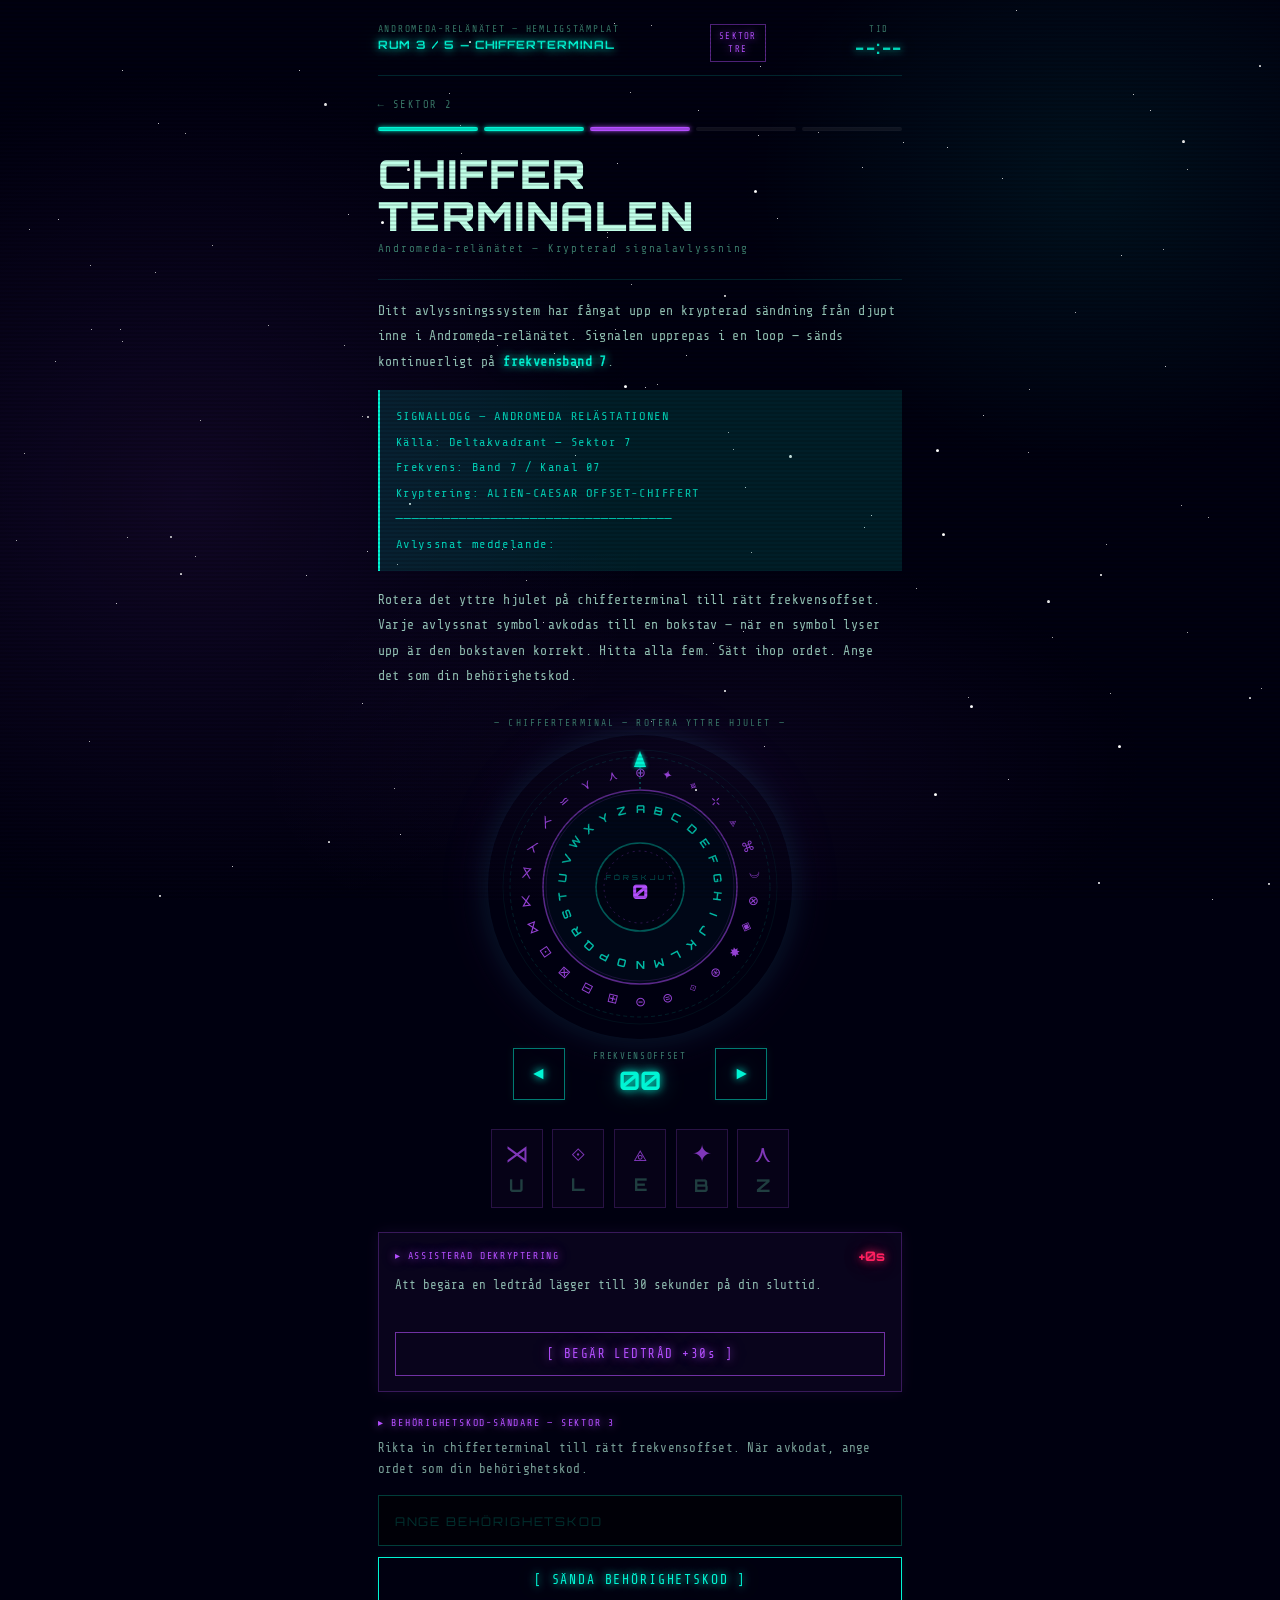
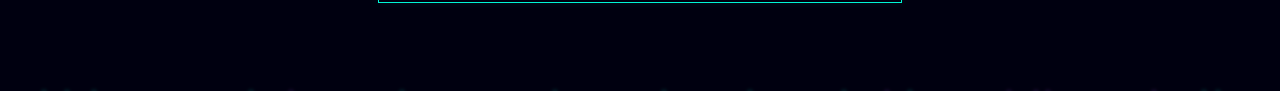
<file: index.html>
<!DOCTYPE html>
<html lang="sv">
<head>
  <meta charset="UTF-8">
  <meta name="viewport" content="width=device-width, initial-scale=1.0">
  <title>Rum 3 — Chifferterminal</title>
  <link rel="preconnect" href="https://fonts.googleapis.com">
  <link href="https://fonts.googleapis.com/css2?family=Orbitron:wght@400;700;900&family=Share+Tech+Mono&display=swap" rel="stylesheet">
  <link rel="stylesheet" href="style.css">
</head>
<body>

  <!-- Game screen -->
  <div id="game-screen">

    <div class="room-header">
      <div>
        <div class="room-meta">ANDROMEDA-RELÄNÄTET — HEMLIGSTÄMPLAT</div>
        <div class="room-title-line">RUM 3 / 5 — CHIFFERTERMINAL</div>
      </div>
      <div class="sector-badge">SEKTOR<br>TRE</div>
      <div class="timer-wrap">
        <span class="timer-label">TID</span>
        <span class="timer-display" id="timer-display">--:--</span>
      </div>
    </div>

    <a href="#" id="back-link" class="back-link">← SEKTOR 2</a>

    <div class="track">
      <div class="tick done"></div>
      <div class="tick done"></div>
      <div class="tick current"></div>
      <div class="tick"></div>
      <div class="tick"></div>
    </div>

    <h1 class="room-main-title">CHIFFER<br>TERMINALEN</h1>
    <p class="room-sub">Andromeda-relänätet — Krypterad signalavlyssning</p>

    <hr class="rule">

    <div class="narrative">
      Ditt avlyssningssystem har fångat upp en krypterad sändning från djupt inne i Andromeda-relänätet.
      Signalen upprepas i en loop — sänds kontinuerligt på <strong class="highlight">frekvensband 7</strong>.

      <span class="clue-block">
        SIGNALLOGG — ANDROMEDA RELÄSTATIONEN<br>
        Källa: Deltakvadrant — Sektor 7<br>
        Frekvens: Band 7 / Kanal 07<br>
        Kryptering: ALIEN-CAESAR OFFSET-CHIFFERT<br>
        ───────────────────────────────────<br>
        Avlyssnat meddelande:
      </span>

      Rotera det yttre hjulet på chifferterminal till rätt frekvensoffset.
      Varje avlyssnat symbol avkodas till en bokstav — när en symbol lyser upp är den bokstaven korrekt.
      Hitta alla fem. Sätt ihop ordet. Ange det som din behörighetskod.
    </div>

    <!-- Cipher wheel -->
    <div class="wheel-section">
      <div class="wheel-label">— CHIFFERTERMINAL — ROTERA YTTRE HJULET —</div>

      <div class="wheel-wrapper">
        <div class="wheel-glow-ring"></div>
        <svg id="cipher-svg" viewBox="0 0 280 280">
          <!-- Outer decorative rings -->
          <circle cx="140" cy="140" r="137" fill="none" stroke="rgba(0,245,212,0.06)" stroke-width="1"/>
          <circle cx="140" cy="140" r="130" fill="none" stroke="rgba(0,245,212,0.12)" stroke-width="1" stroke-dasharray="4 3"/>

          <!-- Outer alien ring (rotatable) -->
          <g id="outer-ring"></g>

          <!-- Ring divider -->
          <circle cx="140" cy="140" r="97" fill="rgba(0,8,25,0.95)" stroke="rgba(180,79,255,0.5)" stroke-width="1.5"/>
          <circle cx="140" cy="140" r="94" fill="none" stroke="rgba(180,79,255,0.15)" stroke-width="1"/>

          <!-- Inner letters ring (fixed) -->
          <g id="inner-ring"></g>

          <!-- Center plate -->
          <circle cx="140" cy="140" r="44" fill="rgba(0,4,18,0.98)" stroke="rgba(0,245,212,0.35)" stroke-width="1.5"/>
          <circle cx="140" cy="140" r="36" fill="none" stroke="rgba(180,79,255,0.25)" stroke-width="1" stroke-dasharray="2 4"/>

          <!-- Center text -->
          <text x="140" y="133" text-anchor="middle" fill="rgba(0,245,212,0.4)" font-family="Orbitron,sans-serif" font-size="7" letter-spacing="3">FÖRSKJUT</text>
          <text id="center-offset" x="140" y="152" text-anchor="middle" fill="#b44fff" font-family="Orbitron,sans-serif" font-size="20" font-weight="900">0</text>

          <!-- Indicator pointer -->
          <polygon points="140,4 134,20 146,20" fill="#00f5d4" filter="url(#glow-cyan-f)"/>
          <line x1="140" y1="20" x2="140" y2="42" stroke="rgba(0,245,212,0.5)" stroke-width="1" stroke-dasharray="2 3"/>

          <!-- Defs -->
          <defs>
            <filter id="glow-cyan-f" x="-50%" y="-50%" width="200%" height="200%">
              <feGaussianBlur in="SourceGraphic" stdDeviation="2" result="blur"/>
              <feMerge><feMergeNode in="blur"/><feMergeNode in="SourceGraphic"/></feMerge>
            </filter>
            <filter id="glow-purple-f" x="-50%" y="-50%" width="200%" height="200%">
              <feGaussianBlur in="SourceGraphic" stdDeviation="1.5" result="blur"/>
              <feMerge><feMergeNode in="blur"/><feMergeNode in="SourceGraphic"/></feMerge>
            </filter>
          </defs>
        </svg>
      </div>

      <div class="wheel-controls">
        <button class="rotate-btn" id="btn-left" onclick="rotate(-1)">◄</button>
        <div class="offset-display">
          <span class="offset-label">FREKVENSOFFSET</span>
          <span class="offset-value" id="offset-display">00</span>
        </div>
        <button class="rotate-btn" id="btn-right" onclick="rotate(1)">►</button>
      </div>
    </div>

    <!-- Symbol grid: each ciphertext symbol + its current decoded letter -->
    <div class="symbol-grid" id="symbol-grid"></div>

    <!-- Hints -->
    <div class="hint-panel">
      <div class="hint-header">
        <span class="hint-label">▸ ASSISTERAD DEKRYPTERING</span>
        <span class="hint-penalty" id="hint-penalty">+00s</span>
      </div>
      <p class="hint-copy" id="hint-text">Att begära en ledtråd lägger till 30 sekunder på din sluttid.</p>
      <button class="hint-btn" id="hint-button" type="button">[ BEGÄR LEDTRÅD +30s ]</button>
    </div>

    <!-- Answer -->
    <div class="puzzle">
      <span class="puzzle-label">▸ BEHÖRIGHETSKOD-SÄNDARE — SEKTOR 3</span>
      <p class="puzzle-q">Rikta in chifferterminal till rätt frekvensoffset. När avkodat, ange ordet som din behörighetskod.</p>
      <input type="text" id="answer" class="answer-input" placeholder="ANGE BEHÖRIGHETSKOD"
             maxlength="10" autocomplete="off" autocorrect="off"
             autocapitalize="characters" spellcheck="false">
      <button class="confirm-btn" onclick="checkAnswer()">[ SÄNDA BEHÖRIGHETSKOD ]</button>
      <p class="feedback" id="feedback"></p>
    </div>

  </div>

  <script src="game.js"></script>
</body>
</html>
</file>
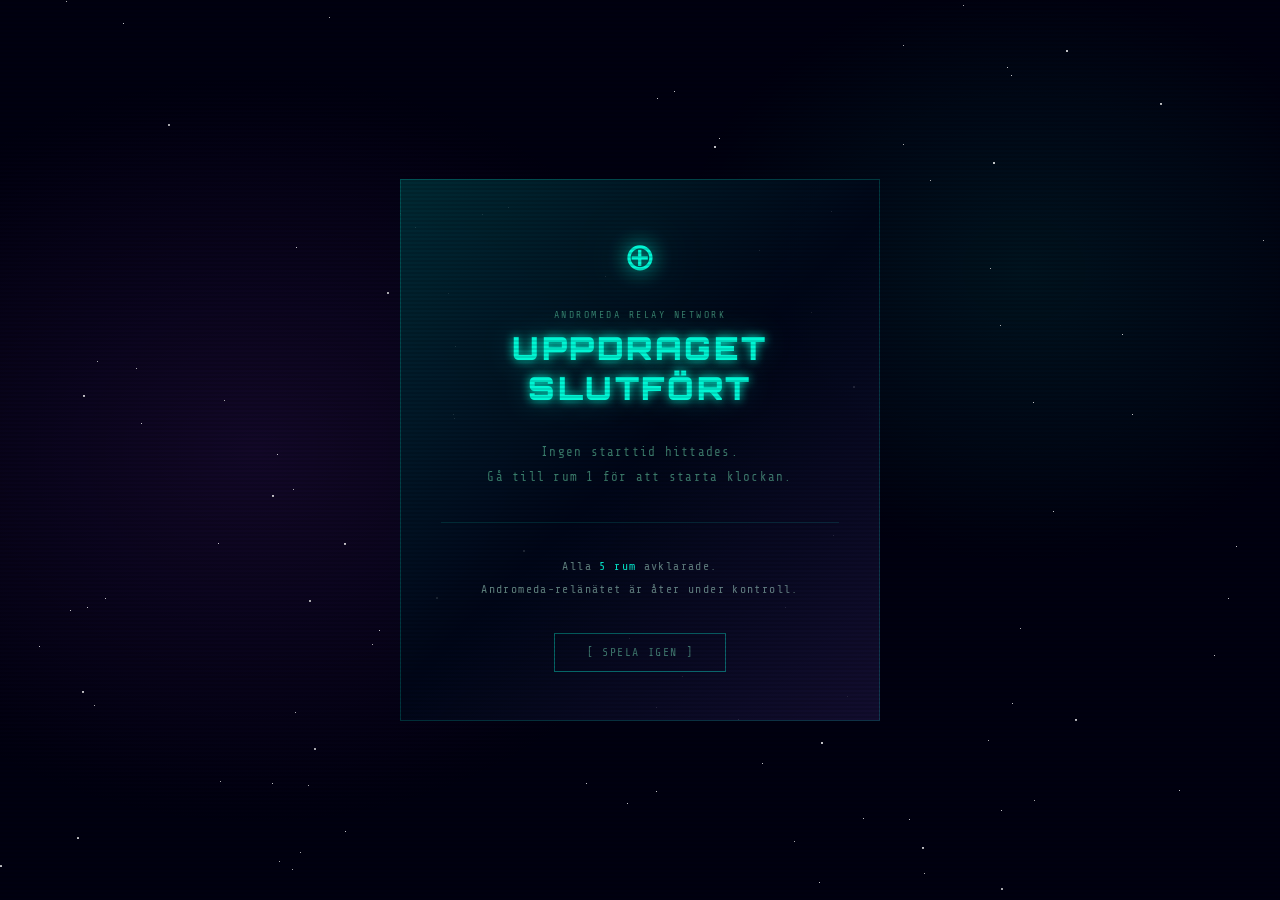
<file: results.html>
<!DOCTYPE html>
<html lang="sv">
<head>
  <meta charset="UTF-8">
  <meta name="viewport" content="width=device-width, initial-scale=1.0">
  <title>Escape Room — Slutresultat</title>
  <link rel="preconnect" href="https://fonts.googleapis.com">
  <link href="https://fonts.googleapis.com/css2?family=Orbitron:wght@400;700;900&family=Share+Tech+Mono&display=swap" rel="stylesheet">
  <style>
    *, *::before, *::after { box-sizing: border-box; margin: 0; padding: 0; }

    :root {
      --bg:     #000010;
      --cyan:   #00f5d4;
      --purple: #b44fff;
      --text:   #c0ffe8;
      --dim:    #3a7a6a;
    }

    body {
      background: var(--bg);
      color: var(--text);
      font-family: 'Share Tech Mono', monospace;
      min-height: 100vh;
      display: flex;
      align-items: center;
      justify-content: center;
      overflow: hidden;
      cursor: crosshair;
    }

    body::before {
      content: '';
      position: fixed;
      inset: 0;
      background:
        radial-gradient(ellipse 60% 70% at 20% 50%, rgba(180,79,255,0.1) 0%, transparent 60%),
        radial-gradient(ellipse 50% 60% at 80% 30%, rgba(0,245,212,0.08) 0%, transparent 55%);
      pointer-events: none;
    }

    body::after {
      content: '';
      position: fixed;
      inset: 0;
      background: repeating-linear-gradient(0deg, transparent, transparent 2px, rgba(0,0,0,0.12) 2px, rgba(0,0,0,0.12) 4px);
      pointer-events: none;
      z-index: 100;
    }

    .star {
      position: fixed;
      border-radius: 50%;
      background: #fff;
      animation: twinkle linear infinite;
      pointer-events: none;
    }

    @keyframes twinkle {
      0%, 100% { opacity: 0.15; }
      50%       { opacity: 1; }
    }

    .card {
      position: relative;
      z-index: 10;
      text-align: center;
      padding: 3rem 2.5rem;
      max-width: 480px;
      width: 90%;
      border: 1px solid rgba(0,245,212,0.2);
      background: rgba(0,8,25,0.85);
    }

    .card::before {
      content: '';
      position: absolute;
      inset: -1px;
      background: linear-gradient(135deg, rgba(0,245,212,0.15), transparent 50%, rgba(180,79,255,0.1));
      pointer-events: none;
    }

    .symbol {
      font-size: 3rem;
      color: var(--cyan);
      text-shadow: 0 0 20px var(--cyan), 0 0 60px rgba(0,245,212,0.4);
      animation: sym-pulse 2s ease-in-out infinite;
      margin-bottom: 1.5rem;
      display: block;
    }

    @keyframes sym-pulse {
      0%, 100% { transform: scale(1); }
      50%       { transform: scale(1.08); }
    }

    .label-top {
      font-size: 0.62rem;
      letter-spacing: 0.25em;
      color: var(--dim);
      margin-bottom: 0.5rem;
    }

    .title {
      font-family: 'Orbitron', sans-serif;
      font-size: clamp(1.4rem, 5vw, 2rem);
      font-weight: 900;
      color: var(--cyan);
      text-shadow: 0 0 10px var(--cyan), 0 0 30px rgba(0,245,212,0.4);
      letter-spacing: 0.08em;
      margin-bottom: 2rem;
      animation: glitch 6s infinite;
    }

    @keyframes glitch {
      0%, 90%, 100% { text-shadow: 0 0 10px var(--cyan), 0 0 30px rgba(0,245,212,0.4); transform: translate(0); }
      91% { transform: translate(-3px, 1px); text-shadow: 3px 0 var(--cyan), -3px 0 var(--purple); }
      92% { transform: translate(3px, -1px); }
      93% { transform: translate(0); }
    }

    .time-label {
      font-size: 0.6rem;
      letter-spacing: 0.2em;
      color: var(--dim);
      display: block;
      margin-bottom: 0.4rem;
    }

    .time-value {
      font-family: 'Orbitron', sans-serif;
      font-size: clamp(3rem, 12vw, 5rem);
      font-weight: 900;
      color: var(--purple);
      text-shadow: 0 0 15px var(--purple), 0 0 50px rgba(180,79,255,0.5);
      letter-spacing: 0.05em;
      display: block;
      animation: time-glow 2s ease-in-out infinite alternate;
    }

    @keyframes time-glow {
      0%   { text-shadow: 0 0 15px var(--purple), 0 0 40px rgba(180,79,255,0.4); }
      100% { text-shadow: 0 0 25px var(--purple), 0 0 80px rgba(180,79,255,0.6); }
    }

    .time-sub {
      font-size: 0.65rem;
      letter-spacing: 0.15em;
      color: var(--dim);
      margin-top: 0.5rem;
      display: block;
    }

    .penalty-sub {
      font-size: 0.68rem;
      letter-spacing: 0.13em;
      color: var(--cyan);
      margin-top: 0.7rem;
      display: block;
    }

    hr {
      border: none;
      border-top: 1px solid rgba(0,245,212,0.12);
      margin: 2rem 0;
    }

    .rooms-cleared {
      font-size: 0.72rem;
      letter-spacing: 0.12em;
      color: rgba(192,255,232,0.5);
      line-height: 2;
    }

    .rooms-cleared span {
      color: var(--cyan);
    }

    .btn-replay {
      display: inline-block;
      margin-top: 2rem;
      padding: 0.75rem 2rem;
      border: 1px solid rgba(0,245,212,0.4);
      color: var(--dim);
      text-decoration: none;
      font-family: 'Share Tech Mono', monospace;
      font-size: 0.72rem;
      letter-spacing: 0.14em;
      transition: all 0.3s;
    }

    .btn-replay:hover {
      border-color: var(--cyan);
      color: var(--cyan);
      text-shadow: 0 0 8px var(--cyan);
    }

    .no-time {
      font-size: 0.78rem;
      color: var(--dim);
      letter-spacing: 0.1em;
      line-height: 2;
    }
  </style>
</head>
<body>

  <div class="card">
    <span class="symbol">⊕</span>
    <p class="label-top">ANDROMEDA RELAY NETWORK</p>
    <h1 class="title">UPPDRAGET SLUTFÖRT</h1>

    <div id="result-block">
      <span class="time-label">— DIN TOTALTID —</span>
      <span class="time-value" id="time-display">--:--</span>
      <span class="time-sub" id="time-sub"></span>
      <span class="penalty-sub" id="penalty-sub"></span>
    </div>

    <hr>

    <p class="rooms-cleared">
      Alla <span>5 rum</span> avklarade.<br>
      Andromeda-relänätet är åter under kontroll.
    </p>

    <a href="http://room2.runasp.net/" class="btn-replay">[ SPELA IGEN ]</a>
  </div>

  <script>
    // Stars
    for (var i = 0; i < 100; i++) {
      var s = document.createElement('div');
      s.className = 'star';
      var size = Math.random() < 0.8 ? 1 : 2;
      s.style.cssText = 'width:'+size+'px;height:'+size+'px;left:'+(Math.random()*100)+'vw;top:'+(Math.random()*100)+'vh;animation-duration:'+(2+Math.random()*4)+'s;animation-delay:'+(Math.random()*5)+'s';
      document.body.appendChild(s);
    }

    var t = new URLSearchParams(window.location.search).get('t');

    if (t) {
      var startTime = parseInt(t, 10);
      var elapsed = Math.floor((Date.now() - startTime) / 1000);
      var penalty = 0;
      for (var room = 1; room <= 5; room++) {
        penalty += parseInt(localStorage.getItem('room' + room + 'HintPenalty') || '0', 10);
      }
      var finalTime = elapsed + penalty;
      var mins = Math.floor(finalTime / 60);
      var secs = elapsed % 60;
      var hrs  = Math.floor(mins / 60);
      secs = finalTime % 60;
      mins = mins % 60;

      var timeStr = hrs > 0
        ? hrs + ':' + (mins < 10 ? '0'+mins : mins) + ':' + (secs < 10 ? '0'+secs : secs)
        : (mins < 10 ? '0'+mins : mins) + ':' + (secs < 10 ? '0'+secs : secs);

      document.getElementById('time-display').textContent = timeStr;
      document.getElementById('time-sub').textContent = finalTime + ' sekunder totalt';
      document.getElementById('penalty-sub').textContent = penalty > 0
        ? 'Inklusive +' + penalty + ' sekunder från använda hints'
        : 'Inga hints använda';

    } else {
      document.getElementById('result-block').innerHTML = '<p class="no-time">Ingen starttid hittades.<br>Gå till rum 1 för att starta klockan.</p>';
    }
  </script>

</body>
</html>
</file>
<file: style.css>
/* ── Reset & base ─────────────────────────────────────────────────────────── */
*, *::before, *::after { box-sizing: border-box; margin: 0; padding: 0; }

:root {
  --bg:          #000010;
  --panel:       rgba(0, 10, 30, 0.85);
  --cyan:        #00f5d4;
  --cyan-dim:    rgba(0, 245, 212, 0.12);
  --purple:      #b44fff;
  --purple-dim:  rgba(180, 79, 255, 0.12);
  --red:         #ff2060;
  --red-dim:     rgba(255, 32, 96, 0.12);
  --text:        #c0ffe8;
  --text-dim:    #3a7a6a;
  --glow-cyan:   0 0 8px #00f5d4, 0 0 24px rgba(0,245,212,0.4);
  --glow-purple: 0 0 8px #b44fff, 0 0 24px rgba(180,79,255,0.4);
  --glow-red:    0 0 8px #ff2060, 0 0 24px rgba(255,32,96,0.4);
}

html { scroll-behavior: smooth; }

body {
  background: var(--bg);
  color: var(--text);
  font-family: 'Share Tech Mono', 'Courier New', monospace;
  min-height: 100vh;
  overflow-x: hidden;
  cursor: crosshair;
}

/* ── Nebula background ────────────────────────────────────────────────────── */
body::before {
  content: '';
  position: fixed;
  inset: 0;
  background:
    radial-gradient(ellipse 60% 80% at 15% 55%, rgba(180,79,255,0.09) 0%, transparent 60%),
    radial-gradient(ellipse 50% 60% at 85% 20%, rgba(0,245,212,0.07) 0%, transparent 55%),
    radial-gradient(ellipse 70% 50% at 55% 85%, rgba(180,79,255,0.06) 0%, transparent 50%);
  pointer-events: none;
  z-index: 0;
  animation: nebula 18s ease-in-out infinite alternate;
}

@keyframes nebula {
  0%   { opacity: 0.6; transform: scale(1); }
  100% { opacity: 1;   transform: scale(1.04); }
}

/* ── CRT scanlines ────────────────────────────────────────────────────────── */
body::after {
  content: '';
  position: fixed;
  inset: 0;
  background: repeating-linear-gradient(
    0deg,
    transparent,
    transparent 2px,
    rgba(0,0,0,0.13) 2px,
    rgba(0,0,0,0.13) 4px
  );
  pointer-events: none;
  z-index: 100;
  animation: scanflicker 9s infinite;
}

@keyframes scanflicker {
  0%, 94%, 100% { opacity: 1; }
  95%  { opacity: 0.75; }
  96%  { opacity: 1; }
  97%  { opacity: 0.6; }
  98%  { opacity: 1; }
}

/* ── Stars (created by JS) ───────────────────────────────────────────────── */
.star {
  position: fixed;
  border-radius: 50%;
  background: #fff;
  animation: twinkle linear infinite;
  pointer-events: none;
  z-index: 1;
}

@keyframes twinkle {
  0%, 100% { opacity: 0.15; transform: scale(1); }
  50%       { opacity: 1;    transform: scale(1.6); }
}

/* ── Floating particles (created by JS) ─────────────────────────────────── */
.particle {
  position: fixed;
  width: 2px;
  height: 2px;
  border-radius: 50%;
  pointer-events: none;
  z-index: 1;
  animation: float-up linear infinite;
}

@keyframes float-up {
  from  { transform: translateY(110vh) rotate(0deg);   opacity: 0; }
  8%    { opacity: 1; }
  92%   { opacity: 1; }
  to    { transform: translateY(-80px) rotate(360deg); opacity: 0; }
}

/* ── Locked screen ───────────────────────────────────────────────────────── */
#locked-screen {
  display: none;
  position: fixed;
  inset: 0;
  z-index: 50;
  align-items: center;
  justify-content: center;
  flex-direction: column;
  gap: 1.2rem;
  text-align: center;
  padding: 2rem;
  background: rgba(0, 0, 5, 0.9);
}

.locked-skull {
  font-size: 4rem;
  color: var(--red);
  text-shadow: var(--glow-red);
  animation: skull-pulse 2s infinite;
}

@keyframes skull-pulse {
  0%, 100% { transform: scale(1);    text-shadow: var(--glow-red); }
  50%       { transform: scale(1.08); text-shadow: 0 0 20px #ff2060, 0 0 60px rgba(255,32,96,0.6); }
}

.locked-title {
  font-family: 'Orbitron', sans-serif;
  font-size: clamp(2rem, 8vw, 3.6rem);
  font-weight: 900;
  color: var(--red);
  text-shadow: var(--glow-red);
  letter-spacing: 0.18em;
  animation: glitch 4s infinite;
}

.locked-alien {
  font-size: 1.4rem;
  color: rgba(255,32,96,0.4);
  letter-spacing: 0.3em;
  animation: alien-flicker 3s infinite;
}

@keyframes alien-flicker {
  0%, 100% { opacity: 0.4; }
  50%       { opacity: 0.8; }
  75%       { opacity: 0.2; }
}

@keyframes glitch {
  0%, 82%, 100% {
    text-shadow: var(--glow-red);
    transform: translate(0, 0);
  }
  83% { transform: translate(-4px, 2px); text-shadow: 4px 0 #ff2060, -4px 0 #00f5d4; }
  84% { transform: translate(4px, -2px); }
  85% { transform: translate(0, 0); }
  87% { transform: translate(-2px, 0); }
  88% { transform: translate(0, 0); }
}

.locked-sub {
  color: var(--text-dim);
  font-size: 0.78rem;
  letter-spacing: 0.14em;
  line-height: 1.8;
}

.btn-back {
  display: inline-block;
  margin-top: 0.5rem;
  padding: 0.8rem 2rem;
  border: 1px solid var(--cyan);
  color: var(--cyan);
  text-decoration: none;
  font-family: 'Share Tech Mono', monospace;
  font-size: 0.82rem;
  letter-spacing: 0.12em;
  text-shadow: var(--glow-cyan);
  box-shadow: 0 0 12px rgba(0,245,212,0.15);
  transition: all 0.3s;
}

.btn-back:hover {
  background: var(--cyan-dim);
  box-shadow: var(--glow-cyan);
}

/* ── Game screen ─────────────────────────────────────────────────────────── */
#game-screen {
  position: relative;
  z-index: 10;
  max-width: 560px;
  margin: 0 auto;
  padding: 1.5rem 1.1rem 4rem;
}

/* ── Room header ─────────────────────────────────────────────────────────── */
.room-header {
  display: flex;
  justify-content: space-between;
  align-items: flex-start;
  border-bottom: 1px solid rgba(0,245,212,0.15);
  padding-bottom: 0.8rem;
  margin-bottom: 1.1rem;
}

.room-meta {
  font-size: 0.6rem;
  letter-spacing: 0.18em;
  color: var(--text-dim);
  margin-bottom: 0.2rem;
}

.room-title-line {
  font-family: 'Orbitron', sans-serif;
  font-size: 0.72rem;
  font-weight: 700;
  color: var(--cyan);
  text-shadow: var(--glow-cyan);
  letter-spacing: 0.08em;
}

.timer-wrap {
  text-align: center;
  flex-shrink: 0;
}

.timer-label {
  display: block;
  font-size: 0.55rem;
  letter-spacing: 0.18em;
  color: var(--text-dim);
  margin-bottom: 0.1rem;
}

.timer-display {
  font-family: 'Orbitron', sans-serif;
  font-size: 1.1rem;
  font-weight: 700;
  color: var(--cyan);
  text-shadow: var(--glow-cyan);
  letter-spacing: 0.08em;
}

.sector-badge {
  font-size: 0.56rem;
  letter-spacing: 0.12em;
  color: var(--purple);
  text-shadow: var(--glow-purple);
  border: 1px solid rgba(180,79,255,0.5);
  padding: 0.3rem 0.55rem;
  text-align: center;
  line-height: 1.5;
  animation: badge-pulse 2.5s infinite;
  flex-shrink: 0;
}

@keyframes badge-pulse {
  0%, 100% { box-shadow: 0 0 4px rgba(180,79,255,0.2); }
  50%       { box-shadow: var(--glow-purple); }
}

/* ── Back link ───────────────────────────────────────────────────────────── */
.back-link {
  display: inline-block;
  font-size: 0.65rem;
  letter-spacing: 0.14em;
  color: var(--text-dim);
  text-decoration: none;
  margin-bottom: 1rem;
  transition: color 0.2s;
}

.back-link:hover { color: var(--cyan); }

/* ── Progress track ──────────────────────────────────────────────────────── */
.track {
  display: flex;
  gap: 6px;
  margin-bottom: 1.4rem;
}

.tick {
  flex: 1;
  height: 4px;
  border-radius: 2px;
  background: rgba(255,255,255,0.07);
}

.tick.done {
  background: var(--cyan);
  box-shadow: 0 0 5px var(--cyan);
}

.tick.current {
  background: var(--purple);
  box-shadow: 0 0 5px var(--purple);
  animation: tick-pulse 1.6s ease-in-out infinite;
}

@keyframes tick-pulse {
  0%, 100% { opacity: 1; }
  50%       { opacity: 0.45; }
}

/* ── Main title ──────────────────────────────────────────────────────────── */
.room-main-title {
  font-family: 'Orbitron', sans-serif;
  font-size: clamp(1.7rem, 6.5vw, 2.5rem);
  font-weight: 900;
  line-height: 1.05;
  letter-spacing: 0.04em;
  margin-bottom: 0.3rem;
}

.room-sub {
  font-size: 0.68rem;
  letter-spacing: 0.16em;
  color: var(--text-dim);
  margin-bottom: 1.5rem;
}

.rule {
  border: none;
  border-top: 1px solid rgba(0,245,212,0.13);
  margin: 1.1rem 0;
}

/* ── Narrative ───────────────────────────────────────────────────────────── */
.narrative {
  font-size: 0.82rem;
  line-height: 1.95;
  color: rgba(192,255,232,0.78);
  margin-bottom: 1.5rem;
  letter-spacing: 0.03em;
}

.highlight {
  color: var(--cyan);
  text-shadow: var(--glow-cyan);
}

.clue-block {
  display: block;
  margin: 1rem 0;
  padding: 0.85rem 1rem;
  border-left: 2px solid var(--cyan);
  background: var(--cyan-dim);
  font-size: 0.76rem;
  letter-spacing: 0.05em;
  line-height: 2.1;
  color: rgba(0,245,212,0.85);
}

.ciphertext {
  display: block;
  font-size: 1.9rem;
  letter-spacing: 0.2em;
  text-align: center;
  color: var(--purple);
  text-shadow: var(--glow-purple);
  margin: 1.2rem 0;
  animation: cipher-glow 3s ease-in-out infinite;
}

@keyframes cipher-glow {
  0%, 100% { text-shadow: var(--glow-purple); }
  50%       { text-shadow: 0 0 16px #b44fff, 0 0 50px rgba(180,79,255,0.5); }
}

/* ── Cipher wheel section ────────────────────────────────────────────────── */
.wheel-section {
  display: flex;
  flex-direction: column;
  align-items: center;
  margin: 1.8rem 0;
}

.wheel-label {
  font-size: 0.6rem;
  letter-spacing: 0.22em;
  color: var(--text-dim);
  margin-bottom: 1.2rem;
  text-transform: uppercase;
}

.wheel-wrapper {
  position: relative;
  width: 280px;
  height: 280px;
}

/* Ambient outer glow ring */
.wheel-glow-ring {
  position: absolute;
  inset: -12px;
  border-radius: 50%;
  background: transparent;
  box-shadow: 0 0 30px rgba(0,245,212,0.1), 0 0 60px rgba(180,79,255,0.08);
  animation: wheel-ambient 4s ease-in-out infinite alternate;
  pointer-events: none;
}

@keyframes wheel-ambient {
  0%   { box-shadow: 0 0 30px rgba(0,245,212,0.1),  0 0 60px rgba(180,79,255,0.08); }
  100% { box-shadow: 0 0 50px rgba(0,245,212,0.18), 0 0 90px rgba(180,79,255,0.14); }
}

#cipher-svg {
  width: 100%;
  height: 100%;
  overflow: visible;
}

#outer-ring {
  transform-origin: 140px 140px;
  transition: transform 0.32s cubic-bezier(0.34, 1.56, 0.64, 1);
}

/* ── Wheel controls ──────────────────────────────────────────────────────── */
.wheel-controls {
  display: flex;
  align-items: center;
  gap: 1.8rem;
  margin-top: 1.3rem;
}

.rotate-btn {
  background: none;
  border: 1px solid rgba(0,245,212,0.5);
  color: var(--cyan);
  font-family: 'Share Tech Mono', monospace;
  font-size: 1.1rem;
  width: 52px;
  height: 52px;
  cursor: pointer;
  transition: all 0.2s;
  text-shadow: var(--glow-cyan);
  box-shadow: 0 0 8px rgba(0,245,212,0.08);
  letter-spacing: 0;
}

.rotate-btn:hover {
  background: var(--cyan-dim);
  border-color: var(--cyan);
  box-shadow: var(--glow-cyan);
  transform: scale(1.06);
}

.rotate-btn:active { transform: scale(0.94); }

.offset-display { text-align: center; }

.offset-label {
  font-size: 0.58rem;
  letter-spacing: 0.18em;
  color: var(--text-dim);
  display: block;
  margin-bottom: 0.2rem;
}

.offset-value {
  font-family: 'Orbitron', sans-serif;
  font-size: 1.6rem;
  font-weight: 700;
  color: var(--cyan);
  text-shadow: var(--glow-cyan);
  display: block;
}

/* ── Symbol grid ─────────────────────────────────────────────────────────── */
.symbol-grid {
  display: flex;
  justify-content: center;
  gap: 0.6rem;
  margin: 1.5rem 0;
}

.sym-cell {
  display: flex;
  flex-direction: column;
  align-items: center;
  gap: 0.4rem;
  padding: 0.65rem 0.5rem;
  border: 1px solid rgba(180,79,255,0.2);
  background: rgba(180,79,255,0.03);
  min-width: 52px;
  transition: border-color 0.3s, background 0.3s, box-shadow 0.3s;
}

.sym-alien {
  font-size: 1.5rem;
  color: rgba(180,79,255,0.7);
  transition: color 0.3s, text-shadow 0.3s;
}

.sym-letter {
  font-family: 'Orbitron', sans-serif;
  font-size: 1.1rem;
  font-weight: 700;
  color: rgba(58,122,106,0.5);
  transition: color 0.3s, text-shadow 0.3s;
  min-height: 1.4rem;
}

/* Correct state — individual symbol lights up */
.sym-cell.sym-correct {
  border-color: rgba(0,245,212,0.6);
  background: rgba(0,245,212,0.05);
  box-shadow: 0 0 14px rgba(0,245,212,0.2);
  animation: sym-pulse 1.4s ease-in-out infinite;
}

.sym-cell.sym-correct .sym-alien {
  color: var(--cyan);
  text-shadow: var(--glow-cyan);
}

.sym-cell.sym-correct .sym-letter {
  color: var(--cyan);
  text-shadow: var(--glow-cyan);
}

@keyframes sym-pulse {
  0%, 100% { box-shadow: 0 0 14px rgba(0,245,212,0.2); }
  50%       { box-shadow: 0 0 26px rgba(0,245,212,0.45); }
}

/* ── Hint section ────────────────────────────────────────────────────────── */
.hint-panel {
  margin: 1.4rem 0 1.6rem;
  padding: 0.9rem 1rem;
  border: 1px solid rgba(180,79,255,0.28);
  background: rgba(180,79,255,0.05);
  box-shadow: 0 0 14px rgba(180,79,255,0.08);
}

.hint-header {
  display: flex;
  justify-content: space-between;
  align-items: center;
  gap: 1rem;
  margin-bottom: 0.7rem;
}

.hint-label {
  font-size: 0.62rem;
  letter-spacing: 0.16em;
  color: var(--purple);
  text-shadow: var(--glow-purple);
}

.hint-penalty {
  flex-shrink: 0;
  font-family: 'Orbitron', sans-serif;
  font-size: 0.82rem;
  font-weight: 700;
  color: var(--red);
  text-shadow: var(--glow-red);
}

.hint-copy {
  min-height: 2.8rem;
  font-size: 0.78rem;
  line-height: 1.7;
  color: rgba(192,255,232,0.72);
  margin-bottom: 0.8rem;
}

.hint-btn {
  width: 100%;
  min-height: 44px;
  background: none;
  border: 1px solid rgba(180,79,255,0.6);
  color: var(--purple);
  font-family: 'Share Tech Mono', monospace;
  font-size: 0.78rem;
  padding: 0.75rem;
  letter-spacing: 0.12em;
  cursor: pointer;
  text-shadow: var(--glow-purple);
  transition: all 0.3s;
}

.hint-btn:hover:not(:disabled) {
  background: var(--purple-dim);
  box-shadow: var(--glow-purple);
}

.hint-btn:disabled {
  cursor: not-allowed;
  opacity: 0.48;
  text-shadow: none;
}

/* ── Answer section ──────────────────────────────────────────────────────── */
.puzzle { margin-top: 1.6rem; }

.puzzle-label {
  font-size: 0.62rem;
  letter-spacing: 0.18em;
  color: var(--purple);
  text-shadow: var(--glow-purple);
  margin-bottom: 0.6rem;
  display: block;
}

.puzzle-q {
  font-size: 0.78rem;
  color: rgba(192,255,232,0.62);
  margin-bottom: 0.9rem;
  line-height: 1.7;
  letter-spacing: 0.02em;
}

.answer-input {
  width: 100%;
  background: rgba(0, 0, 0, 0.55);
  border: 1px solid rgba(0,245,212,0.25);
  color: var(--cyan);
  font-family: 'Orbitron', sans-serif;
  font-size: 1rem;
  padding: 0.9rem 1rem;
  letter-spacing: 0.22em;
  text-transform: uppercase;
  outline: none;
  transition: border-color 0.3s, box-shadow 0.3s;
  margin-bottom: 0.7rem;
}

.answer-input::placeholder {
  color: rgba(0,245,212,0.2);
  font-size: 0.75rem;
  letter-spacing: 0.16em;
}

.answer-input:focus {
  border-color: var(--cyan);
  box-shadow: 0 0 12px rgba(0,245,212,0.18);
}

.confirm-btn {
  width: 100%;
  background: none;
  border: 1px solid var(--cyan);
  color: var(--cyan);
  font-family: 'Share Tech Mono', monospace;
  font-size: 0.82rem;
  padding: 0.9rem;
  letter-spacing: 0.14em;
  cursor: pointer;
  text-shadow: var(--glow-cyan);
  box-shadow: 0 0 8px rgba(0,245,212,0.08);
  transition: all 0.3s;
}

.confirm-btn:hover {
  background: var(--cyan-dim);
  box-shadow: var(--glow-cyan);
}

.confirm-btn:active { transform: scale(0.99); }

.feedback {
  margin-top: 0.75rem;
  font-size: 0.73rem;
  letter-spacing: 0.1em;
  min-height: 1.1em;
  text-align: center;
}

.feedback.success {
  color: var(--cyan);
  text-shadow: var(--glow-cyan);
}

.feedback.error {
  color: var(--red);
  text-shadow: var(--glow-red);
}

/* ── Flash overlays ──────────────────────────────────────────────────────── */
@keyframes flash-ok {
  0%, 100% { background: transparent; }
  40%       { background: rgba(0,245,212,0.06); }
}

@keyframes flash-err {
  0%, 100% { background: transparent; }
  40%       { background: rgba(255,32,96,0.06); }
}

.flash-ok  { animation: flash-ok  0.65s ease; }
.flash-err { animation: flash-err 0.65s ease; }

/* ── Mobile ──────────────────────────────────────────────────────────────── */
@media (max-width: 380px) {
  .wheel-wrapper {
    width: 250px;
    height: 250px;
  }
  .room-main-title { font-size: 1.5rem; }
  .decoded-text { font-size: 1.2rem; }
}
</file>
